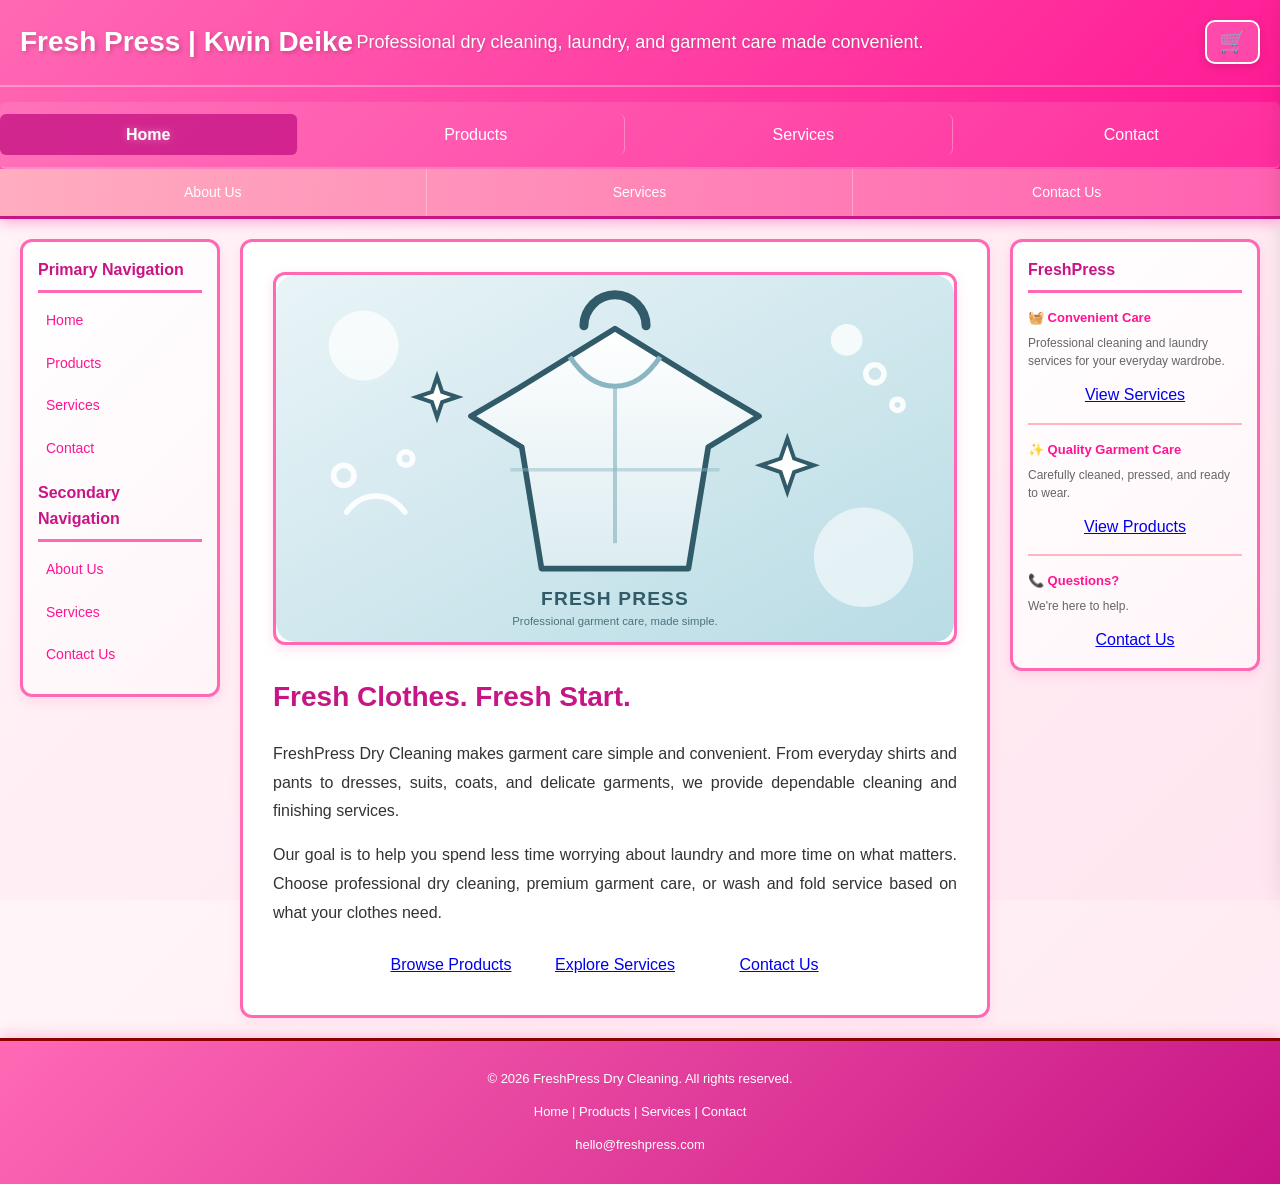
<file: index.html>
<!DOCTYPE html>
<html lang="en">
<head>
    <meta charset="UTF-8">
    <meta name="viewport" content="width=device-width, initial-scale=1.0">
    <title>FreshPress Dry Cleaning</title>
    <link rel="stylesheet" href="styles.css">
    <style>
        .header-top { position: relative; }
        .infographic-area { background: transparent; border: none; box-shadow: none; padding: 8px 20px; text-align: center; max-width: 700px; width: 100%; margin: 0 auto; font-size: 18px; line-height: 1.5; font-weight: 500; color: #fff; text-shadow: 1px 1px 3px rgba(0,0,0,.2); }
        .infographic-area p { margin: 0; }
        @media (min-width: 701px) { .header-top .infographic-area { position: absolute; left: 50%; transform: translateX(-50%); } }
        @media (max-width: 700px) { .infographic-area { font-size: 15px; padding: 6px 10px; } }
        .quick-actions { display:flex; flex-wrap:wrap; justify-content:center; gap:14px; margin:24px 0 8px; }
        .quick-actions .button { display:inline-block; min-width:150px; text-align:center; }
        .sidebar-button { display:block; text-align:center; margin-top:12px; }
    </style>
</head>
<body>
    <header class="header">
        <div class="header-top">
            <div class="logo"><a href="index.html">Fresh Press</a></div>
            <div class="infographic-area"><p>Professional dry cleaning, laundry, and garment care made convenient.</p></div>
        </div>
        <nav class="primary-nav" aria-label="Primary"></nav>
        <nav class="secondary-nav">
            <ul>
                <li><a href="#about">About Us</a></li>
                <li><a href="services.html">Services</a></li>
                <li><a href="contact.html">Contact Us</a></li>
            </ul>
        </nav>
    </header>

    <div class="layout-container">
        <aside class="sidebar-left">
            <div class="sidebar-content">
                <h3>Primary Navigation</h3>
                <ul>
                    <li><a href="index.html">Home</a></li>
                    <li><a href="products.html">Products</a></li>
                    <li><a href="services.html">Services</a></li>
                    <li><a href="contact.html">Contact</a></li>
                </ul>
                <h3>Secondary Navigation</h3>
                <ul>
                    <li><a href="#about">About Us</a></li>
                    <li><a href="services.html">Services</a></li>
                    <li><a href="contact.html">Contact Us</a></li>
                </ul>
            </div>
        </aside>

        <main class="main-content">
            <section class="hero">
                <img src="images/homepage-graphic.svg" alt="Fresh Press garment care illustration featuring a freshly pressed shirt, hanger, bubbles, and sparkle accents" class="hero-image">
            </section>

            <section class="content" id="about">
                <h1>Fresh Clothes. Fresh Start.</h1>
                <p>FreshPress Dry Cleaning makes garment care simple and convenient. From everyday shirts and pants to dresses, suits, coats, and delicate garments, we provide dependable cleaning and finishing services.</p>
                <p>Our goal is to help you spend less time worrying about laundry and more time on what matters. Choose professional dry cleaning, premium garment care, or wash and fold service based on what your clothes need.</p>
                <div class="quick-actions">
                    <a href="products.html" class="button">Browse Products</a>
                    <a href="services.html" class="button">Explore Services</a>
                    <a href="contact.html" class="button">Contact Us</a>
                </div>
            </section>
        </main>

        <aside class="sidebar-right">
            <div class="sticky-content">
                <h3>FreshPress</h3>
                <div class="sticky-section"><h4>🧺 Convenient Care</h4><p>Professional cleaning and laundry services for your everyday wardrobe.</p><a href="services.html" class="button sidebar-button">View Services</a></div>
                <div class="sticky-section"><h4>✨ Quality Garment Care</h4><p>Carefully cleaned, pressed, and ready to wear.</p><a href="products.html" class="button sidebar-button">View Products</a></div>
                <div class="sticky-section"><h4>📞 Questions?</h4><p>We're here to help.</p><a href="contact.html" class="button sidebar-button">Contact Us</a></div>
            </div>
        </aside>
    </div>

    <footer class="footer">
        <div class="footer-content">
            <p>&copy; <span id="year"></span> FreshPress Dry Cleaning. All rights reserved.</p>
            <div class="footer-links"><a href="index.html">Home</a> | <a href="products.html">Products</a> | <a href="services.html">Services</a> | <a href="contact.html">Contact</a></div>
            <p><a href="mailto:hello@freshpress.com">hello@freshpress.com</a></p>
        </div>
    </footer>
    <script src="nav.js" defer></script>
    <script>document.getElementById('year').textContent = new Date().getFullYear();</script>
</body>
</html>
</file>
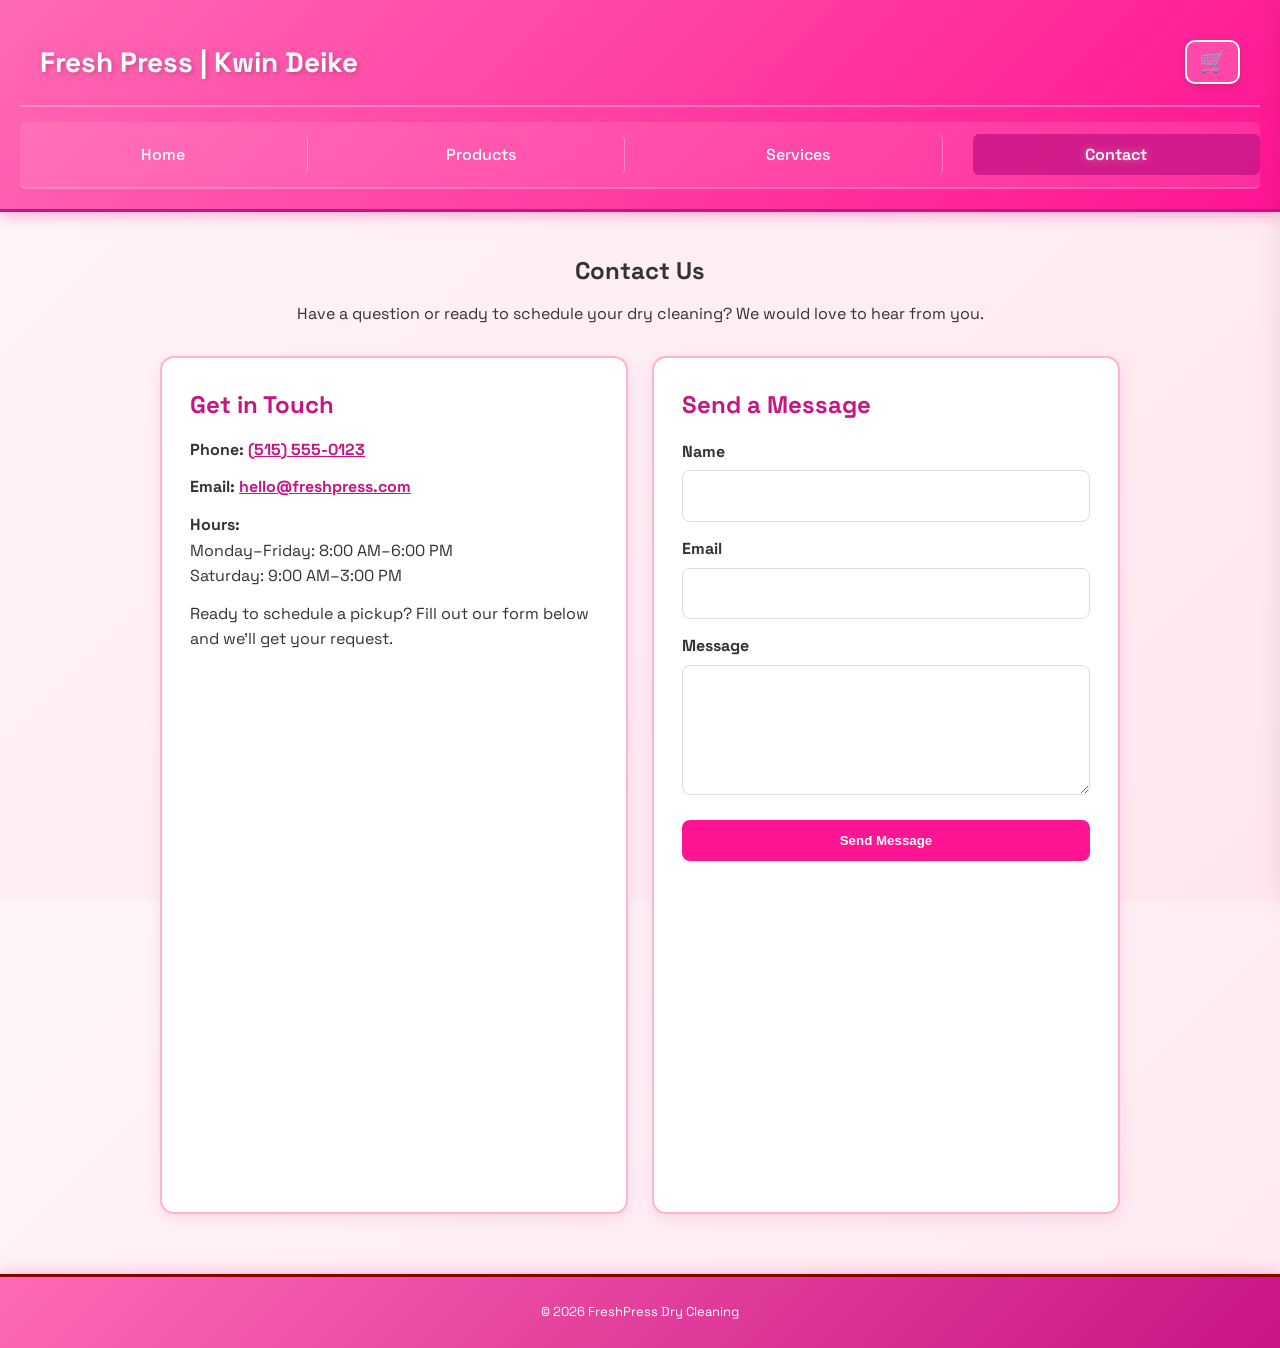
<file: contact.html>
<!DOCTYPE html>
<html lang="en">
<head>
  <meta charset="UTF-8" />
  <meta name="viewport" content="width=device-width, initial-scale=1.0" />
  <title>Contact Us | FreshPress Dry Cleaning</title>
  <meta name="description" content="Contact FreshPress Dry Cleaning for questions, service requests, and pickup scheduling." />
  <link rel="preconnect" href="https://fonts.googleapis.com">
  <link rel="preconnect" href="https://fonts.gstatic.com" crossorigin>
  <link href="https://fonts.googleapis.com/css2?family=Space+Grotesk:wght@400;500;700&display=swap" rel="stylesheet">
  <link rel="stylesheet" href="styles.css" />
  <style>
    .contact-page { max-width: 1000px; margin: 0 auto; padding: 40px 20px 60px; }
    .contact-intro { text-align: center; margin-bottom: 30px; }
    .contact-intro h1 { margin-bottom: 10px; }
    .contact-grid { display: grid; grid-template-columns: 1fr 1fr; gap: 24px; }
    .contact-card { background: #fff; border: 2px solid #ffb3cd; border-radius: 14px; padding: 28px; box-shadow: 0 5px 16px rgba(199,21,133,.10); }
    .contact-card h2 { margin-top: 0; color: #c71585; }
    .contact-card label { display: block; font-weight: 700; margin: 14px 0 6px; }
    .contact-card input, .contact-card textarea { width: 100%; box-sizing: border-box; padding: 12px; border: 1px solid #ddd; border-radius: 8px; font: inherit; }
    .contact-card textarea { min-height: 130px; resize: vertical; }
    .contact-card button { margin-top: 18px; width: 100%; padding: 13px; border: 0; border-radius: 8px; background: #ff1493; color: #fff; font-weight: 700; cursor: pointer; }
    .contact-details p { margin: 12px 0; }
    .contact-details a { color: #c71585; font-weight: 700; }
    .google-form-wrapper { background: #fff; border-radius: 10px; margin-top: 20px; overflow: hidden; }
    .google-form-wrapper iframe { display: block; width: 100%; max-width: 640px; min-height: 512px; height: 512px; margin: 0 auto; border: 0; }
    @media (max-width: 700px) {
      .contact-grid { grid-template-columns: 1fr; }
      .google-form-wrapper iframe { min-height: 650px; height: 650px; }
    }
  </style>
</head>
<body>
  <div class="site-wrapper">
    <header class="site-header">
      <div class="header-top">
        <div class="logo"><a href="index.html">Fresh Press</a></div>
        <div class="social-links"></div>
      </div>
      <button class="nav-toggle" aria-expanded="false" aria-controls="primary-nav">Menu</button>
      <nav class="primary-nav" id="primary-nav" aria-label="Primary"></nav>
    </header>

    <main class="contact-page">
      <section class="contact-intro">
        <h1>Contact Us</h1>
        <p>Have a question or ready to schedule your dry cleaning? We would love to hear from you.</p>
      </section>

      <div class="contact-grid">
        <section class="contact-card contact-details">
          <h2>Get in Touch</h2>
          <p><strong>Phone:</strong> <a href="tel:+15155550123">(515) 555-0123</a></p>
          <p><strong>Email:</strong> <a href="mailto:hello@freshpress.com">hello@freshpress.com</a></p>
          <p><strong>Hours:</strong><br>Monday–Friday: 8:00 AM–6:00 PM<br>Saturday: 9:00 AM–3:00 PM</p>
          <p>Ready to schedule a pickup? Fill out our form below and we'll get your request.</p>
          <div class="google-form-wrapper">
            <iframe src="https://docs.google.com/forms/d/e/1FAIpQLSfrMKDJb1YNPqmrEz-XPFGwywV2jFuWa5OWKf32cg-l-UK33A/viewform?usp=dialog" width="640" height="512" frameborder="0" marginheight="0" marginwidth="0">Loading…</iframe>
          </div>
        </section>

        <section class="contact-card">
          <h2>Send a Message</h2>
          <form action="mailto:hello@freshpress.com" method="post" enctype="text/plain">
            <label for="name">Name</label>
            <input id="name" name="Name" type="text" required>

            <label for="email">Email</label>
            <input id="email" name="Email" type="email" required>

            <label for="message">Message</label>
            <textarea id="message" name="Message" required></textarea>

            <button type="submit">Send Message</button>
          </form>
        </section>
      </div>
    </main>

    <footer class="site-footer">
      <p>&copy; <span id="year"></span> FreshPress Dry Cleaning</p>
      <div class="social-links"></div>
    </footer>
  </div>

  <script src="nav.js" defer></script>
  <script>document.getElementById("year").textContent = new Date().getFullYear();</script>
</body>
</html>
</file>
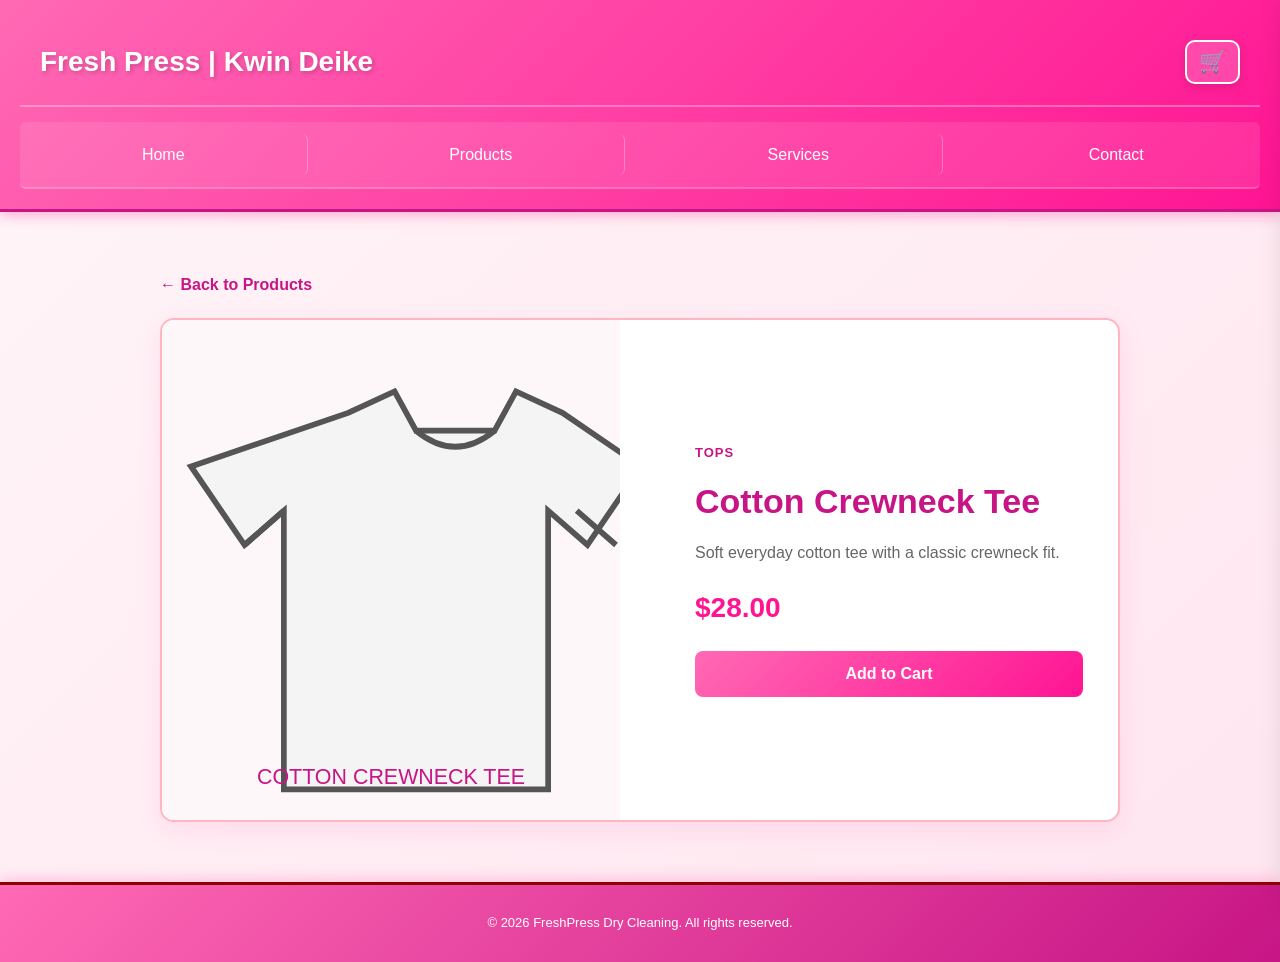
<file: product-detail.html>
<!DOCTYPE html>
<html lang="en">
<head>
  <meta charset="UTF-8" />
  <meta name="viewport" content="width=device-width, initial-scale=1.0" />
  <title>Product Details | FreshPress Dry Cleaning</title>
  <meta name="description" content="View product details and add an item to your FreshPress cart." />
  <link rel="stylesheet" href="styles.css" />
  <style>
    .product-detail { max-width: 1000px; margin: 40px auto; padding: 20px; }
    .product-detail-card { display: grid; grid-template-columns: 1fr 1fr; gap: 40px; background: #fff; border: 2px solid #ffb6c1; border-radius: 14px; overflow: hidden; box-shadow: 0 8px 24px rgba(255,105,180,.15); }
    .detail-image { min-height: 500px; background: #fff5f8; }
    .detail-image img { width: 100%; height: 100%; min-height: 500px; object-fit: cover; display: block; }
    .detail-info { padding: 45px 35px; display: flex; flex-direction: column; justify-content: center; }
    .detail-category { color: #c71585; font-weight: 700; text-transform: uppercase; font-size: 13px; letter-spacing: 1px; }
    .detail-info h1 { color: #c71585; font-size: 34px; margin: 10px 0; }
    .detail-description { color: #666; line-height: 1.7; font-size: 16px; }
    .detail-price { color: #ff1493; font-size: 28px; font-weight: 700; margin: 20px 0; }
    .detail-add { padding: 14px 20px; border: 0; border-radius: 8px; background: linear-gradient(135deg,#ff69b4,#ff1493); color: #fff; font-weight: 700; cursor: pointer; font-size: 16px; }
    .detail-add:hover { background: linear-gradient(135deg,#c71585,#8b0000); transform: translateY(-2px); }
    .back-products { display: inline-block; margin-bottom: 20px; color: #c71585; font-weight: 700; text-decoration: none; }
    .back-products:hover { text-decoration: underline; }
    @media (max-width: 700px) { .product-detail-card { grid-template-columns: 1fr; } .detail-image, .detail-image img { min-height: 350px; } .detail-info { padding: 30px 25px; } }
  </style>
</head>
<body>
  <div class="site-wrapper">
    <header class="site-header">
      <div class="header-top">
        <div class="logo"><a href="index.html">Fresh Press</a></div>
      </div>
      <button class="nav-toggle" aria-expanded="false" aria-controls="primary-nav">Menu</button>
      <nav class="primary-nav" id="primary-nav" aria-label="Primary"></nav>
    </header>

    <main class="product-detail">
      <a class="back-products" href="products.html">← Back to Products</a>
      <div class="product-detail-card" id="product-detail-card"></div>
    </main>

    <footer class="footer"><div class="footer-content"><p>&copy; 2026 FreshPress Dry Cleaning. All rights reserved.</p></div></footer>
  </div>

  <script src="nav.js"></script>
  <script src="product-detail.js"></script>
</body>
</html>
</file>
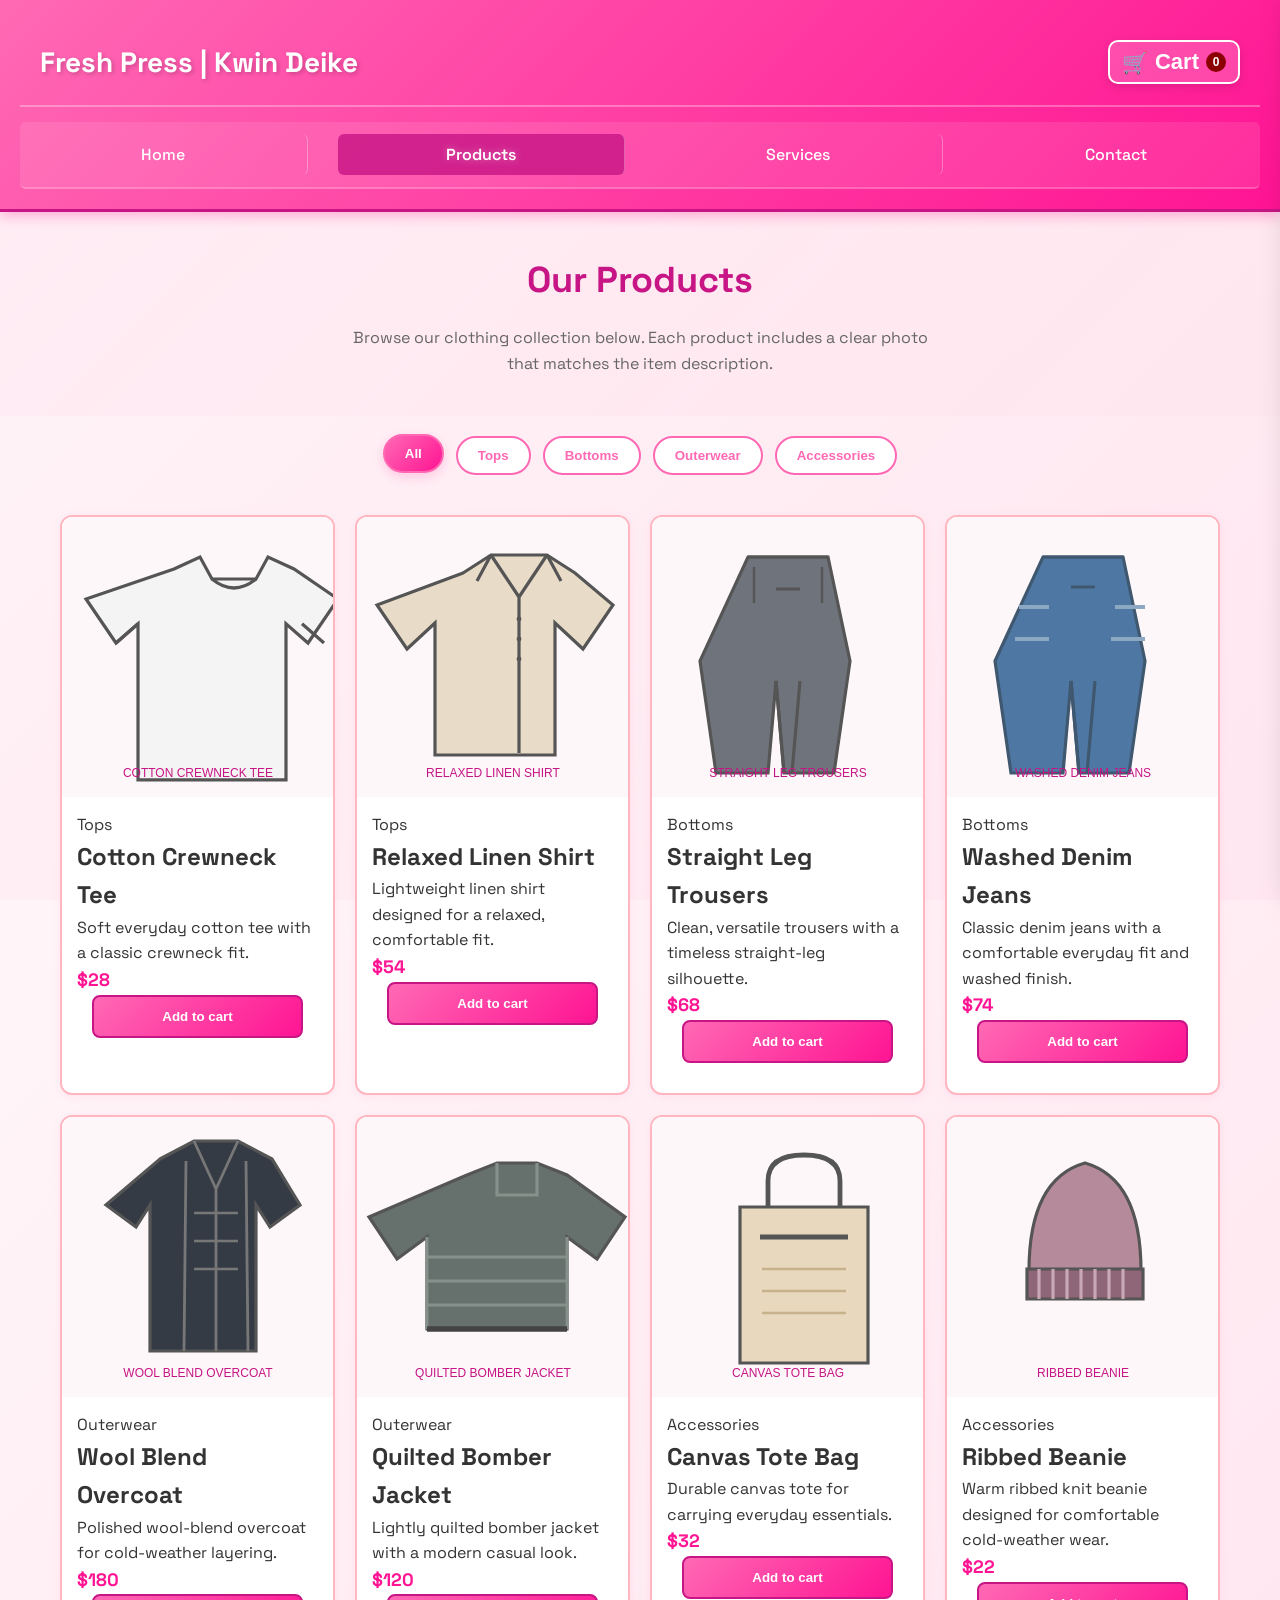
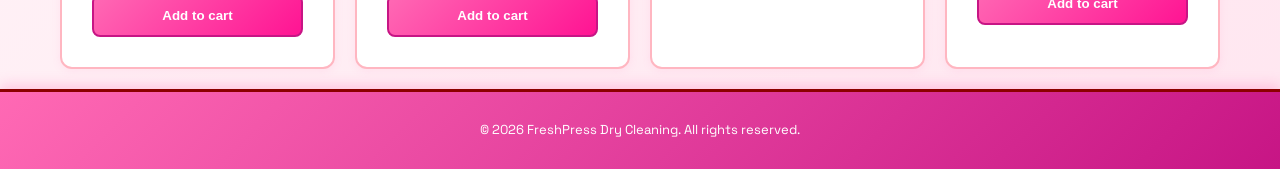
<file: products.html>
<!DOCTYPE html>
<html lang="en">
<head>
  <meta charset="UTF-8" />
  <meta name="viewport" content="width=device-width, initial-scale=1.0" />
  <title>Products | FreshPress Dry Cleaning</title>
  <meta name="description" content="Browse our clothing products with photos and pricing." />
  <link rel="preconnect" href="https://fonts.googleapis.com">
  <link rel="preconnect" href="https://fonts.gstatic.com" crossorigin>
  <link href="https://fonts.googleapis.com/css2?family=Space+Grotesk:wght@400;500;700&display=swap" rel="stylesheet">
  <link rel="stylesheet" href="styles.css" />
  <style>
    .product-image { height: 280px; overflow: hidden; background: #fff5f8; }
    .product-image img { width: 100%; height: 100%; object-fit: cover; display: block; }
    .cart-button { position: relative; display: inline-flex; align-items: center; gap: 8px; background: #fff; color: #c71585; border: 2px solid #fff; padding: 9px 14px; border-radius: 8px; font-weight: 700; cursor: pointer; transition: .2s ease; }
    .cart-button:hover { transform: translateY(-2px); box-shadow: 0 4px 12px rgba(0,0,0,.15); }
    .cart-icon { font-size: 21px; line-height: 1; }
    .cart-count { min-width: 22px; height: 22px; padding: 0 6px; border-radius: 999px; background: #c71585; color: #fff; display: inline-flex; align-items: center; justify-content: center; font-size: 12px; }
    .cart-overlay { position: fixed; inset: 0; background: rgba(0,0,0,.35); opacity: 0; pointer-events: none; transition: opacity .25s ease; z-index: 998; }
    .cart-overlay.open { opacity: 1; pointer-events: auto; }
    .cart-panel { position: fixed; top: 0; right: -390px; width: min(390px, 92vw); height: 100vh; background: #fff; z-index: 999; box-shadow: -8px 0 25px rgba(0,0,0,.18); transition: right .25s ease; display: flex; flex-direction: column; }
    .cart-panel.open { right: 0; }
    .cart-header { display: flex; justify-content: space-between; align-items: center; padding: 22px; background: linear-gradient(135deg, #ff69b4 0%, #ff1493 100%); color: #fff; }
    .cart-header h2 { margin: 0; font-size: 22px; }
    .cart-close { background: transparent; border: 0; color: #fff; font-size: 28px; cursor: pointer; line-height: 1; }
    .cart-items { flex: 1; overflow-y: auto; padding: 18px; }
    .cart-item { display: flex; justify-content: space-between; gap: 12px; padding: 15px 0; border-bottom: 1px solid #ffd1e2; }
    .cart-item strong, .cart-item span { display: block; }
    .cart-item > div:first-child span { color: #777; font-size: 13px; margin-top: 3px; }
    .cart-item-controls { display: flex; align-items: center; gap: 8px; }
    .cart-item-controls button { width: 28px; height: 28px; border: 1px solid #ff69b4; background: #fff; color: #c71585; border-radius: 5px; cursor: pointer; font-size: 18px; }
    .cart-item-controls button:hover { background: #ffe6f0; }
    .empty-cart { text-align: center; color: #777; padding: 45px 10px; }
    .cart-footer { border-top: 2px solid #ffd1e2; padding: 18px 22px 24px; }
    .cart-total-row { display: flex; justify-content: space-between; font-size: 18px; font-weight: 700; color: #c71585; margin-bottom: 15px; }
    .cart-checkout { display: block; width: 100%; padding: 12px; text-align: center; text-decoration: none; background: linear-gradient(135deg, #ff69b4 0%, #ff1493 100%); color: #fff; border-radius: 7px; font-weight: 700; }
    .cart-checkout:hover { background: linear-gradient(135deg, #c71585 0%, #8b0000 100%); }
  </style>
</head>
<body>
  <div class="site-wrapper">
    <header class="site-header">
      <div class="header-top">
        <div class="logo"><a href="index.html">Fresh Press</a></div>
        <button class="cart-button" type="button" aria-label="Open shopping cart" aria-controls="cart-panel">
          <span class="cart-icon" aria-hidden="true">🛒</span>
          <span>Cart</span>
          <span class="cart-count" hidden>0</span>
        </button>
      </div>
      <button class="nav-toggle" aria-expanded="false" aria-controls="primary-nav">Menu</button>
      <nav class="primary-nav" id="primary-nav" aria-label="Primary"></nav>
    </header>

    <section class="page-intro">
      <h1>Our Products</h1>
      <p>Browse our clothing collection below. Each product includes a clear photo that matches the item description.</p>
    </section>

    <div class="product-filters" role="group" aria-label="Filter products by category">
      <button type="button" class="active" data-filter="all">All</button>
      <button type="button" data-filter="tops">Tops</button>
      <button type="button" data-filter="bottoms">Bottoms</button>
      <button type="button" data-filter="outerwear">Outerwear</button>
      <button type="button" data-filter="accessories">Accessories</button>
    </div>

    <section class="product-grid" id="product-grid">
      <article class="product-card" data-category="tops"><div class="product-image"><img src="images/cotton-crewneck-tee.svg" alt="Cotton crewneck tee" loading="lazy" /></div><div class="product-info"><span class="product-category">Tops</span><h2>Cotton Crewneck Tee</h2><p>Soft everyday cotton tee with a classic crewneck fit.</p><div class="product-bottom"><span class="product-price">$28</span><div class="product-actions"><button type="button">Add to cart</button></div></div></div></article>
      <article class="product-card" data-category="tops"><div class="product-image"><img src="images/relaxed-linen-shirt.svg" alt="Relaxed linen shirt" loading="lazy" /></div><div class="product-info"><span class="product-category">Tops</span><h2>Relaxed Linen Shirt</h2><p>Lightweight linen shirt designed for a relaxed, comfortable fit.</p><div class="product-bottom"><span class="product-price">$54</span><div class="product-actions"><button type="button">Add to cart</button></div></div></div></article>
      <article class="product-card" data-category="bottoms"><div class="product-image"><img src="images/straight-leg-trousers.svg" alt="Straight leg trousers" loading="lazy" /></div><div class="product-info"><span class="product-category">Bottoms</span><h2>Straight Leg Trousers</h2><p>Clean, versatile trousers with a timeless straight-leg silhouette.</p><div class="product-bottom"><span class="product-price">$68</span><div class="product-actions"><button type="button">Add to cart</button></div></div></div></article>
      <article class="product-card" data-category="bottoms"><div class="product-image"><img src="images/washed-denim-jeans.svg" alt="Washed denim jeans" loading="lazy" /></div><div class="product-info"><span class="product-category">Bottoms</span><h2>Washed Denim Jeans</h2><p>Classic denim jeans with a comfortable everyday fit and washed finish.</p><div class="product-bottom"><span class="product-price">$74</span><div class="product-actions"><button type="button">Add to cart</button></div></div></div></article>
      <article class="product-card" data-category="outerwear"><div class="product-image"><img src="images/wool-blend-overcoat.svg" alt="Wool blend overcoat" loading="lazy" /></div><div class="product-info"><span class="product-category">Outerwear</span><h2>Wool Blend Overcoat</h2><p>Polished wool-blend overcoat for cold-weather layering.</p><div class="product-bottom"><span class="product-price">$180</span><div class="product-actions"><button type="button">Add to cart</button></div></div></div></article>
      <article class="product-card" data-category="outerwear"><div class="product-image"><img src="images/quilted-bomber-jacket.svg" alt="Quilted bomber jacket" loading="lazy" /></div><div class="product-info"><span class="product-category">Outerwear</span><h2>Quilted Bomber Jacket</h2><p>Lightly quilted bomber jacket with a modern casual look.</p><div class="product-bottom"><span class="product-price">$120</span><div class="product-actions"><button type="button">Add to cart</button></div></div></div></article>
      <article class="product-card" data-category="accessories"><div class="product-image"><img src="images/canvas-tote-bag.svg" alt="Canvas tote bag" loading="lazy" /></div><div class="product-info"><span class="product-category">Accessories</span><h2>Canvas Tote Bag</h2><p>Durable canvas tote for carrying everyday essentials.</p><div class="product-bottom"><span class="product-price">$32</span><div class="product-actions"><button type="button">Add to cart</button></div></div></div></article>
      <article class="product-card" data-category="accessories"><div class="product-image"><img src="images/ribbed-beanie.svg" alt="Ribbed beanie" loading="lazy" /></div><div class="product-info"><span class="product-category">Accessories</span><h2>Ribbed Beanie</h2><p>Warm ribbed knit beanie designed for comfortable cold-weather wear.</p><div class="product-bottom"><span class="product-price">$22</span><div class="product-actions"><button type="button">Add to cart</button></div></div></div></article>
    </section>

    <footer class="footer"><div class="footer-content"><p>&copy; 2026 FreshPress Dry Cleaning. All rights reserved.</p></div></footer>
  </div>

  <div class="cart-overlay"></div>
  <aside class="cart-panel" id="cart-panel" aria-hidden="true">
    <div class="cart-header"><h2>Shopping Cart</h2><button class="cart-close" type="button" aria-label="Close shopping cart">&times;</button></div>
    <div class="cart-items"></div>
    <div class="cart-footer">
      <div class="cart-total-row"><span>Total</span><span class="cart-total">$0.00</span></div>
      <a class="cart-checkout" href="contact.html">Continue to Schedule</a>
    </div>
  </aside>

  <script src="nav.js"></script>
  <script src="products.js"></script>
</body>
</html>
</file>
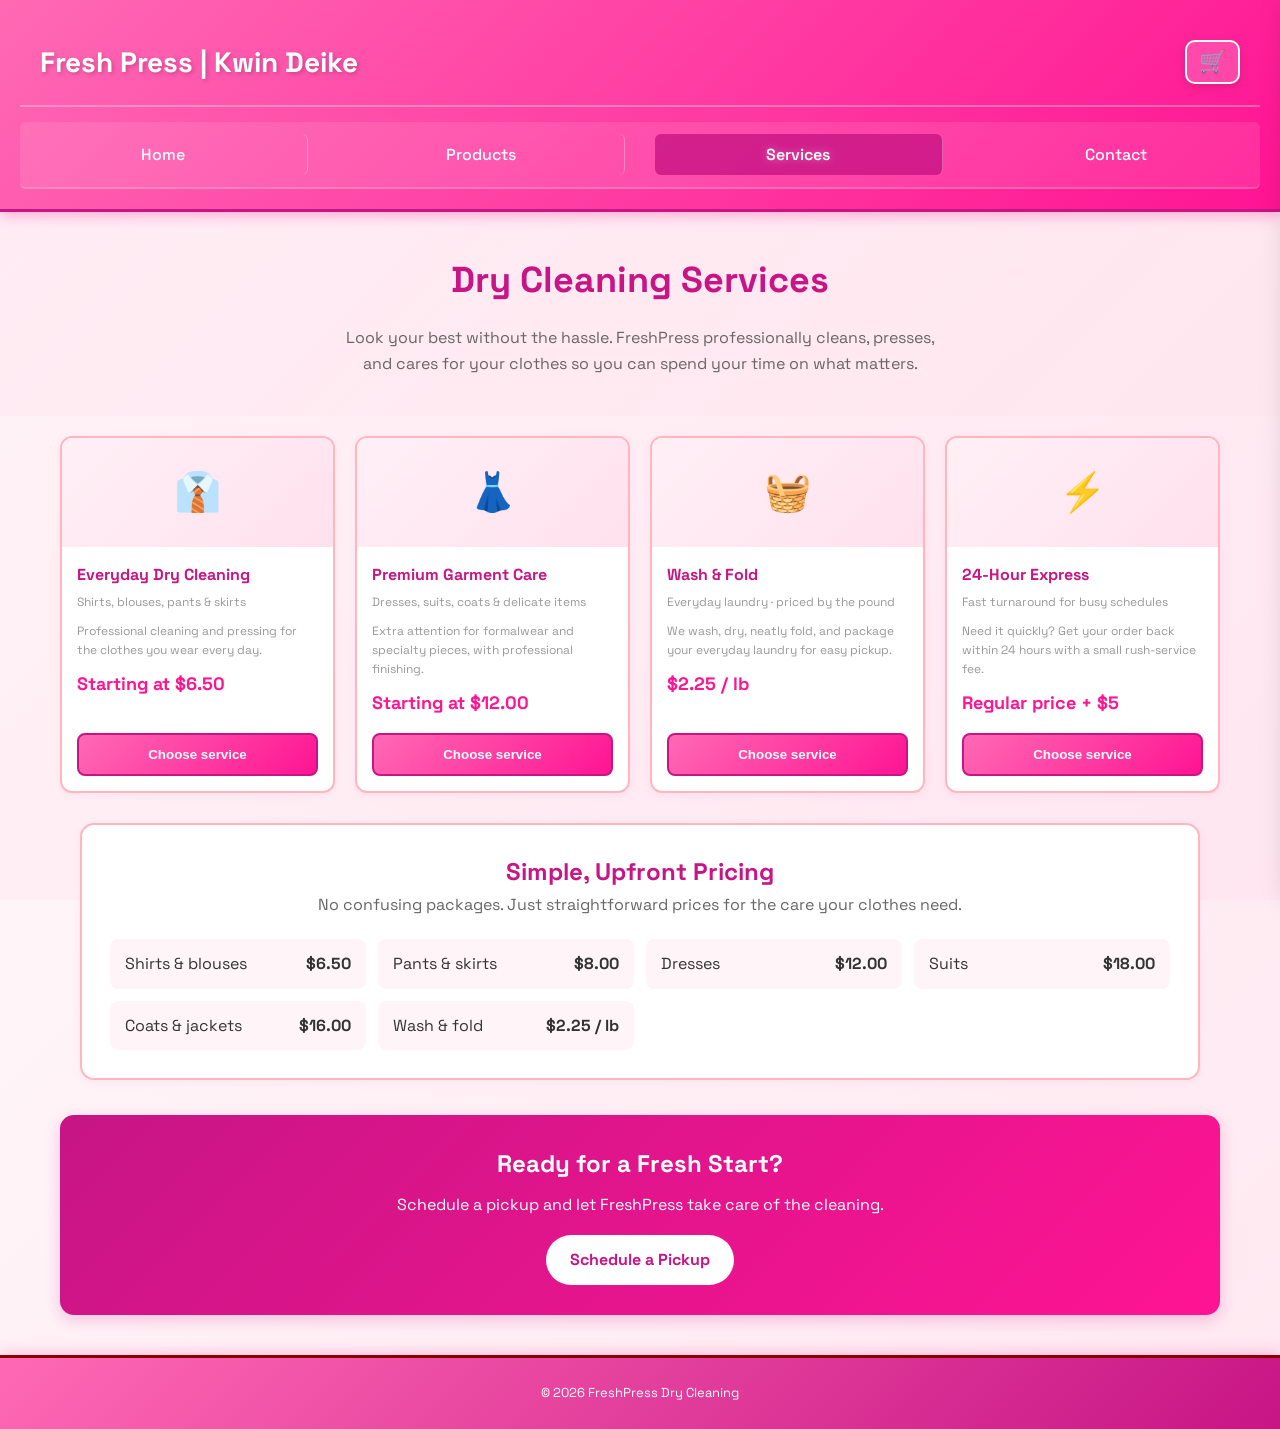
<file: services.html>
<!DOCTYPE html>
<html lang="en">
<head>
  <meta charset="UTF-8" />
  <meta name="viewport" content="width=device-width, initial-scale=1.0" />
  <title>Services | FreshPress Dry Cleaning</title>
  <meta name="description" content="FreshPress Dry Cleaning - convenient dry cleaning, laundry, and garment care services with simple pricing." />
  <link rel="preconnect" href="https://fonts.googleapis.com">
  <link rel="preconnect" href="https://fonts.gstatic.com" crossorigin>
  <link href="https://fonts.googleapis.com/css2?family=Space+Grotesk:wght@400;500;700&display=swap" rel="stylesheet">
  <link rel="stylesheet" href="styles.css" />
  <style>
    .service-icon { font-size: 38px; padding: 24px 20px; text-align: center; background: linear-gradient(135deg,#fff0f6,#ffe1ed); }
    .pricing-note { text-align:center; color:#666; margin-top:-8px; margin-bottom:22px; }
    .pricing-list { display:grid; grid-template-columns:repeat(auto-fit,minmax(210px,1fr)); gap:12px; list-style:none; padding:0; }
    .pricing-list li { background:#fff5f8; border-radius:8px; padding:12px 15px; display:flex; justify-content:space-between; gap:12px; }
    .pickup-cta { max-width:1160px; margin:0 auto 40px; padding:30px; width:calc(100% - 40px); border-radius:14px; background:linear-gradient(135deg,#c71585,#ff1493); color:#fff; text-align:center; box-shadow:0 5px 16px rgba(199,21,133,.22); }
    .pickup-cta h2 { margin-bottom:8px; }
    .pickup-cta p { margin-bottom:18px; }
    .pickup-cta a { display:inline-block; background:#fff; color:#c71585; text-decoration:none; font-weight:700; padding:12px 24px; border-radius:25px; }
    .pickup-cta a:hover { transform:translateY(-2px); }
  </style>
</head>
<body>
  <div class="site-wrapper">
    <header class="site-header">
      <div class="header-top">
        <div class="logo"><span>Fresh Press</span></div>
        <div class="social-links"></div>
      </div>
      <button class="nav-toggle" aria-expanded="false" aria-controls="primary-nav">Menu</button>
      <nav class="primary-nav" id="primary-nav" aria-label="Primary"></nav>
    </header>

    <section class="page-intro">
      <h1>Dry Cleaning Services</h1>
      <p>Look your best without the hassle. FreshPress professionally cleans, presses, and cares for your clothes so you can spend your time on what matters.</p>
    </section>

    <section class="product-grid">
      <article class="product-card">
        <div class="service-icon">👔</div>
        <div class="product-info">
          <div class="product-name">Everyday Dry Cleaning</div>
          <div class="product-meta">Shirts, blouses, pants &amp; skirts</div>
          <p class="product-meta">Professional cleaning and pressing for the clothes you wear every day.</p>
          <div class="product-price">Starting at $6.50</div>
        </div>
        <div class="product-actions"><button type="button">Choose service</button></div>
      </article>

      <article class="product-card">
        <div class="service-icon">👗</div>
        <div class="product-info">
          <div class="product-name">Premium Garment Care</div>
          <div class="product-meta">Dresses, suits, coats &amp; delicate items</div>
          <p class="product-meta">Extra attention for formalwear and specialty pieces, with professional finishing.</p>
          <div class="product-price">Starting at $12.00</div>
        </div>
        <div class="product-actions"><button type="button">Choose service</button></div>
      </article>

      <article class="product-card">
        <div class="service-icon">🧺</div>
        <div class="product-info">
          <div class="product-name">Wash &amp; Fold</div>
          <div class="product-meta">Everyday laundry &middot; priced by the pound</div>
          <p class="product-meta">We wash, dry, neatly fold, and package your everyday laundry for easy pickup.</p>
          <div class="product-price">$2.25 / lb</div>
        </div>
        <div class="product-actions"><button type="button">Choose service</button></div>
      </article>

      <article class="product-card">
        <div class="service-icon">⚡</div>
        <div class="product-info">
          <div class="product-name">24-Hour Express</div>
          <div class="product-meta">Fast turnaround for busy schedules</div>
          <p class="product-meta">Need it quickly? Get your order back within 24 hours with a small rush-service fee.</p>
          <div class="product-price">Regular price + $5</div>
        </div>
        <div class="product-actions"><button type="button">Choose service</button></div>
      </article>
    </section>

    <section style="max-width:1160px;margin:0 auto;padding:10px 20px 35px;width:100%;">
      <div style="background:#fff;border:2px solid #ffb6c1;border-radius:14px;padding:28px;box-shadow:0 2px 8px rgba(255,105,180,.1);">
        <h2 style="color:#c71585;text-align:center;margin-bottom:8px;">Simple, Upfront Pricing</h2>
        <p class="pricing-note">No confusing packages. Just straightforward prices for the care your clothes need.</p>
        <ul class="pricing-list">
          <li><span>Shirts &amp; blouses</span><strong>$6.50</strong></li>
          <li><span>Pants &amp; skirts</span><strong>$8.00</strong></li>
          <li><span>Dresses</span><strong>$12.00</strong></li>
          <li><span>Suits</span><strong>$18.00</strong></li>
          <li><span>Coats &amp; jackets</span><strong>$16.00</strong></li>
          <li><span>Wash &amp; fold</span><strong>$2.25 / lb</strong></li>
        </ul>
      </div>
    </section>

    <section class="pickup-cta">
      <h2>Ready for a Fresh Start?</h2>
      <p>Schedule a pickup and let FreshPress take care of the cleaning.</p>
      <a href="contact.html">Schedule a Pickup</a>
    </section>

    <footer class="site-footer">
      <p>&copy; <span id="year"></span> FreshPress Dry Cleaning</p>
      <div class="social-links"></div>
    </footer>
  </div>
  <script src="nav.js" defer></script>
  <script>document.getElementById("year").textContent = new Date().getFullYear();</script>
</body>
</html>
</file>
<file: styles.css>
/* ==========================================================================
   styles.css — Complete styling with PINK THEME for the layout diagram
   ========================================================================== */

* {
    margin: 0;
    padding: 0;
    box-sizing: border-box;
}

html, body {
    height: 100%;
    font-family: -apple-system, BlinkMacSystemFont, 'Segoe UI', Roboto, Oxygen, Ubuntu, Cantarell, 'Space Grotesk', sans-serif;
    line-height: 1.6;
    color: #333;
}

body {
    display: flex;
    flex-direction: column;
    background: linear-gradient(135deg, #fff5f8 0%, #ffe6f0 100%);
    min-height: 100vh;
}

/* ==========================================================================
   HEADER SECTION (Logo + Infographic + Navigation)
   ========================================================================== */

.header {
    background: linear-gradient(135deg, #ff69b4 0%, #ff1493 100%);
    border-bottom: 3px solid #c71585;
    box-shadow: 0 4px 12px rgba(255, 20, 147, 0.3);
}

.header-top {
    display: grid;
    grid-template-columns: 200px 1fr;
    gap: 20px;
    padding: 20px;
    border-bottom: 2px solid rgba(255, 255, 255, 0.3);
    align-items: center;
}

.logo {
    font-size: 28px;
    font-weight: 700;
    text-align: center;
    color: #fff;
    border-right: 2px solid rgba(255, 255, 255, 0.5);
    padding-right: 20px;
    text-shadow: 2px 2px 4px rgba(0, 0, 0, 0.2);
}

.infographic-area {
    background-color: rgba(255, 255, 255, 0.95);
    border: 2px solid #fff;
    padding: 15px;
    text-align: center;
    font-size: 14px;
    line-height: 1.5;
    color: #333;
    border-radius: 8px;
    box-shadow: 0 2px 8px rgba(0, 0, 0, 0.1);
}

.primary-nav {
    background: linear-gradient(90deg, rgba(255, 105, 180, 0.9) 0%, rgba(255, 20, 147, 0.9) 100%);
    border-bottom: 2px solid rgba(255, 255, 255, 0.2);
    padding: 0;
}

.primary-nav ul {
    list-style: none;
    display: flex;
    flex-wrap: wrap;
}

.primary-nav li {
    flex: 1;
    min-width: 120px;
    text-align: center;
}

.primary-nav a {
    display: block;
    padding: 14px 15px;
    text-decoration: none;
    color: #fff;
    border-right: 1px solid rgba(255, 255, 255, 0.3);
    transition: all 0.3s ease;
    font-weight: 500;
}

.primary-nav a:hover,
.primary-nav a.active {
    background-color: rgba(199, 21, 133, 0.8);
    font-weight: 600;
    text-shadow: 0 0 8px rgba(255, 255, 255, 0.4);
}

.primary-nav li:last-child a {
    border-right: none;
}

.secondary-nav {
    background: linear-gradient(90deg, rgba(255, 182, 193, 0.9) 0%, rgba(255, 105, 180, 0.9) 100%);
    padding: 0;
}

.secondary-nav ul {
    list-style: none;
    display: flex;
    flex-wrap: wrap;
}

.secondary-nav li {
    flex: 1;
    min-width: 120px;
    text-align: center;
}

.secondary-nav a {
    display: block;
    padding: 12px 15px;
    text-decoration: none;
    color: #fff;
    font-size: 14px;
    border-right: 1px solid rgba(255, 255, 255, 0.3);
    transition: all 0.3s ease;
    font-weight: 500;
}

.secondary-nav a:hover {
    background-color: rgba(255, 20, 147, 0.8);
    transform: translateY(-2px);
}

.secondary-nav li:last-child a {
    border-right: none;
}

/* ==========================================================================
   MAIN LAYOUT CONTAINER (Three-column layout)
   ========================================================================== */

.layout-container {
    display: grid;
    grid-template-columns: 200px 1fr 250px;
    gap: 20px;
    padding: 20px;
    flex: 1;
    max-width: 1400px;
    margin: 0 auto;
    width: 100%;
}

/* LEFT SIDEBAR */
.sidebar-left {
    background: linear-gradient(135deg, #fff 0%, #fff5f8 100%);
    border: 3px solid #ff69b4;
    padding: 15px;
    height: fit-content;
    border-radius: 12px;
    box-shadow: 0 4px 12px rgba(255, 105, 180, 0.2);
}

.sidebar-left h3 {
    font-size: 16px;
    margin-top: 15px;
    margin-bottom: 10px;
    border-bottom: 3px solid #ff69b4;
    padding-bottom: 8px;
    color: #c71585;
    font-weight: 700;
}

.sidebar-left h3:first-child {
    margin-top: 0;
}

.sidebar-left ul {
    list-style: none;
    padding-left: 0;
}

.sidebar-left li {
    margin: 8px 0;
}

.sidebar-left a {
    text-decoration: none;
    color: #ff1493;
    font-size: 14px;
    transition: all 0.3s ease;
    font-weight: 500;
    display: block;
    padding: 6px 8px;
    border-radius: 6px;
}

.sidebar-left a:hover {
    color: #fff;
    background-color: #ff69b4;
    text-decoration: none;
    transform: translateX(4px);
}

/* MAIN CONTENT AREA */
.main-content {
    background: #fff;
    border: 3px solid #ff69b4;
    padding: 30px;
    border-radius: 12px;
    box-shadow: 0 4px 12px rgba(255, 105, 180, 0.15);
}

.hero {
    margin-bottom: 30px;
    border: 3px solid #ff69b4;
    overflow: hidden;
    border-radius: 12px;
    box-shadow: 0 4px 12px rgba(255, 105, 180, 0.2);
}

.hero-image {
    width: 100%;
    height: auto;
    display: block;
}

.content h1 {
    font-size: 28px;
    margin-bottom: 20px;
    color: #c71585;
    font-weight: 700;
}

.content p {
    margin-bottom: 15px;
    text-align: justify;
    line-height: 1.8;
    color: #333;
}

.content p:last-child {
    margin-bottom: 0;
}

/* RIGHT SIDEBAR (Sticky) */
.sidebar-right {
    position: sticky;
    top: 20px;
    height: fit-content;
    background: linear-gradient(135deg, #fff 0%, #fff5f8 100%);
    border: 3px solid #ff69b4;
    padding: 15px;
    border-radius: 12px;
    box-shadow: 0 4px 12px rgba(255, 105, 180, 0.2);
}

.sticky-content h3 {
    font-size: 16px;
    margin-bottom: 15px;
    border-bottom: 3px solid #ff69b4;
    padding-bottom: 8px;
    color: #c71585;
    font-weight: 700;
}

.sticky-section {
    margin-bottom: 15px;
    padding-bottom: 15px;
    border-bottom: 2px solid #ffb6c1;
}

.sticky-section:last-child {
    margin-bottom: 0;
    padding-bottom: 0;
    border-bottom: none;
}

.sticky-section h4 {
    font-size: 13px;
    margin-bottom: 5px;
    color: #ff1493;
    font-weight: 700;
}

.sticky-section p {
    font-size: 12px;
    color: #666;
    line-height: 1.5;
    margin: 0;
}

.social-icons {
    display: flex;
    gap: 8px;
    margin-top: 8px;
}

.social-icon {
    display: inline-flex;
    align-items: center;
    justify-content: center;
    width: 30px;
    height: 30px;
    background: linear-gradient(135deg, #ff69b4 0%, #ff1493 100%);
    color: #fff;
    text-decoration: none;
    border-radius: 6px;
    font-weight: bold;
    font-size: 14px;
    transition: all 0.3s ease;
    border: 2px solid #c71585;
}

.social-icon:hover {
    background: linear-gradient(135deg, #c71585 0%, #8b0000 100%);
    transform: scale(1.1);
    box-shadow: 0 4px 12px rgba(255, 105, 180, 0.4);
}

/* ==========================================================================
   FOOTER
   ========================================================================== */

.footer {
    background: linear-gradient(135deg, #ff69b4 0%, #c71585 100%);
    color: #fff;
    border-top: 3px solid #8b0000;
    padding: 20px;
    text-align: center;
    margin-top: auto;
    box-shadow: 0 -4px 12px rgba(255, 105, 180, 0.3);
}

.footer-content {
    max-width: 1400px;
    margin: 0 auto;
}

.footer-content p {
    margin: 8px 0;
    font-size: 13px;
}

.footer-links {
    margin: 12px 0;
    font-size: 13px;
    color: #fff;
}

.footer-links a {
    color: #fff;
    text-decoration: none;
    transition: all 0.3s ease;
    font-weight: 500;
}

.footer-links a:hover {
    color: #ffb6c1;
    text-decoration: underline;
}

.footer-content a[href^="mailto:"] {
    color: #fff;
    text-decoration: none;
    transition: all 0.3s ease;
}

.footer-content a[href^="mailto:"]:hover {
    color: #ffb6c1;
}

/* ==========================================================================
   PRODUCT PAGE STYLES
   ========================================================================== */

.site-wrapper {
    min-height: 100vh;
    display: flex;
    flex-direction: column;
    background: linear-gradient(135deg, #fff5f8 0%, #ffe6f0 100%);
}

.site-header {
    background: linear-gradient(135deg, #ff69b4 0%, #ff1493 100%);
    padding: 20px;
    border-bottom: 3px solid #c71585;
    box-shadow: 0 4px 12px rgba(255, 20, 147, 0.3);
}

.header-top {
    display: flex;
    justify-content: space-between;
    align-items: center;
    margin-bottom: 15px;
}

.logo a {
    color: #fff;
    text-decoration: none;
    font-weight: 700;
    font-size: 24px;
    transition: all 0.3s ease;
}

.logo a:hover {
    text-shadow: 0 0 12px rgba(255, 255, 255, 0.6);
}

.nav-toggle {
    background: rgba(255, 255, 255, 0.2);
    color: #fff;
    border: 2px solid #fff;
    padding: 8px 16px;
    border-radius: 6px;
    cursor: pointer;
    font-weight: 600;
    display: none;
    transition: all 0.3s ease;
}

.nav-toggle:hover {
    background: rgba(255, 255, 255, 0.3);
}

.primary-nav {
    background: rgba(255, 255, 255, 0.1);
    padding: 12px 0;
    border-radius: 6px;
}

.primary-nav ul {
    list-style: none;
    display: flex;
    justify-content: center;
    gap: 30px;
    flex-wrap: wrap;
}

.primary-nav a {
    color: #fff;
    text-decoration: none;
    font-weight: 500;
    transition: all 0.3s ease;
    padding: 8px 12px;
    border-radius: 6px;
}

.primary-nav a:hover,
.primary-nav a.active {
    background: rgba(199, 21, 133, 0.8);
    text-shadow: 0 0 8px rgba(255, 255, 255, 0.4);
}

.page-intro {
    text-align: center;
    padding: 40px 20px;
    background: linear-gradient(135deg, rgba(255, 105, 180, 0.05) 0%, rgba(255, 182, 193, 0.05) 100%);
}

.page-intro h1 {
    font-size: 36px;
    color: #c71585;
    margin-bottom: 15px;
    font-weight: 700;
}

.page-intro p {
    font-size: 16px;
    color: #666;
    max-width: 600px;
    margin: 0 auto;
}

.product-filters {
    display: flex;
    justify-content: center;
    gap: 12px;
    padding: 20px;
    flex-wrap: wrap;
}

.product-filters button {
    padding: 10px 20px;
    border: 2px solid #ff69b4;
    background: #fff;
    color: #ff69b4;
    border-radius: 25px;
    cursor: pointer;
    font-weight: 600;
    transition: all 0.3s ease;
}

.product-filters button:hover,
.product-filters button.active {
    background: linear-gradient(135deg, #ff69b4 0%, #ff1493 100%);
    color: #fff;
    box-shadow: 0 4px 12px rgba(255, 105, 180, 0.3);
    transform: translateY(-2px);
}

.product-grid {
    display: grid;
    grid-template-columns: repeat(auto-fill, minmax(250px, 1fr));
    gap: 20px;
    padding: 20px;
    flex: 1;
    max-width: 1200px;
    margin: 0 auto;
    width: 100%;
}

.product-card {
    background: #fff;
    border: 2px solid #ffb6c1;
    border-radius: 12px;
    overflow: hidden;
    transition: all 0.3s ease;
    box-shadow: 0 2px 8px rgba(255, 105, 180, 0.1);
    display: flex;
    flex-direction: column;
}

.product-card:hover {
    border-color: #ff69b4;
    transform: translateY(-8px);
    box-shadow: 0 8px 20px rgba(255, 105, 180, 0.25);
}

.product-image {
    width: 100%;
    height: 250px;
    overflow: hidden;
    background: linear-gradient(135deg, #fff5f8 0%, #ffe6f0 100%);
    display: flex;
    align-items: center;
    justify-content: center;
}

.product-image img {
    width: 100%;
    height: 100%;
    object-fit: cover;
    transition: transform 0.3s ease;
}

.product-card:hover .product-image img {
    transform: scale(1.05);
}

.product-info {
    padding: 15px;
    flex: 1;
}

.product-name {
    font-size: 16px;
    font-weight: 700;
    color: #c71585;
    margin-bottom: 5px;
}

.product-meta {
    font-size: 12px;
    color: #999;
    margin-bottom: 10px;
}

.product-price {
    font-size: 18px;
    font-weight: 700;
    color: #ff1493;
}

.product-actions {
    padding: 0 15px 15px 15px;
}

.product-actions button {
    width: 100%;
    padding: 12px;
    background: linear-gradient(135deg, #ff69b4 0%, #ff1493 100%);
    color: #fff;
    border: none;
    border-radius: 8px;
    font-weight: 600;
    cursor: pointer;
    transition: all 0.3s ease;
    border: 2px solid #c71585;
}

.product-actions button:hover {
    background: linear-gradient(135deg, #c71585 0%, #8b0000 100%);
    transform: translateY(-2px);
    box-shadow: 0 4px 12px rgba(255, 105, 180, 0.3);
}

.site-footer {
    background: linear-gradient(135deg, #ff69b4 0%, #c71585 100%);
    color: #fff;
    text-align: center;
    padding: 20px;
    border-top: 3px solid #8b0000;
    box-shadow: 0 -4px 12px rgba(255, 105, 180, 0.3);
    margin-top: auto;
}

.site-footer p {
    margin: 5px 0;
    font-size: 13px;
}

.site-footer a {
    color: #fff;
    text-decoration: none;
    transition: all 0.3s ease;
}

.site-footer a:hover {
    color: #ffb6c1;
}

/* ==========================================================================
   RESPONSIVE DESIGN
   ========================================================================== */

@media (max-width: 1024px) {
    .layout-container {
        grid-template-columns: 1fr;
        gap: 15px;
    }
    
    .sidebar-left {
        display: grid;
        grid-template-columns: 1fr 1fr;
        gap: 15px;
        height: auto;
    }
    
    .sidebar-right {
        position: static;
        grid-column: 1;
    }
    
    .product-grid {
        grid-template-columns: repeat(auto-fill, minmax(200px, 1fr));
    }
}

@media (max-width: 768px) {
    .header-top {
        grid-template-columns: 1fr;
        text-align: center;
    }
    
    .logo {
        border-right: none;
        border-bottom: 2px solid rgba(255, 255, 255, 0.3);
        padding-right: 0;
        padding-bottom: 15px;
    }
    
    .primary-nav ul,
    .secondary-nav ul {
        flex-direction: column;
    }
    
    .primary-nav li,
    .secondary-nav li {
        flex: none;
        min-width: auto;
        text-align: center;
    }
    
    .primary-nav a,
    .secondary-nav a {
        border-right: none;
        border-bottom: 1px solid rgba(255, 255, 255, 0.2);
    }
    
    .primary-nav li:last-child a,
    .secondary-nav li:last-child a {
        border-bottom: none;
    }
    
    .layout-container {
        grid-template-columns: 1fr;
        padding: 10px;
    }
    
    .sidebar-left {
        grid-template-columns: 1fr;
        order: 2;
    }
    
    .main-content {
        order: 1;
        padding: 15px;
    }
    
    .sidebar-right {
        order: 3;
    }
    
    .content h1 {
        font-size: 22px;
    }
    
    .footer-content p {
        font-size: 12px;
    }
    
    .nav-toggle {
        display: block;
    }
    
    .primary-nav {
        display: none;
    }
    
    .primary-nav.open {
        display: block;
        width: 100%;
        margin-top: 10px;
    }
    
    .page-intro h1 {
        font-size: 28px;
    }
    
    .product-grid {
        grid-template-columns: repeat(auto-fill, minmax(150px, 1fr));
        gap: 15px;
        padding: 15px;
    }
    
    .product-image {
        height: 180px;
    }
}

@media (max-width: 480px) {
    .logo {
        font-size: 22px;
    }
    
    .content h1 {
        font-size: 20px;
    }
    
    .sidebar-right {
        padding: 10px;
    }
    
    .sticky-section {
        margin-bottom: 10px;
        padding-bottom: 10px;
    }
    
    .product-filters {
        gap: 8px;
        padding: 15px;
    }
    
    .product-filters button {
        padding: 8px 15px;
        font-size: 12px;
    }
    
    .page-intro {
        padding: 20px 15px;
    }
    
    .page-intro h1 {
        font-size: 24px;
    }
    
    .product-grid {
        grid-template-columns: repeat(auto-fill, minmax(120px, 1fr));
    }
}
</file>
